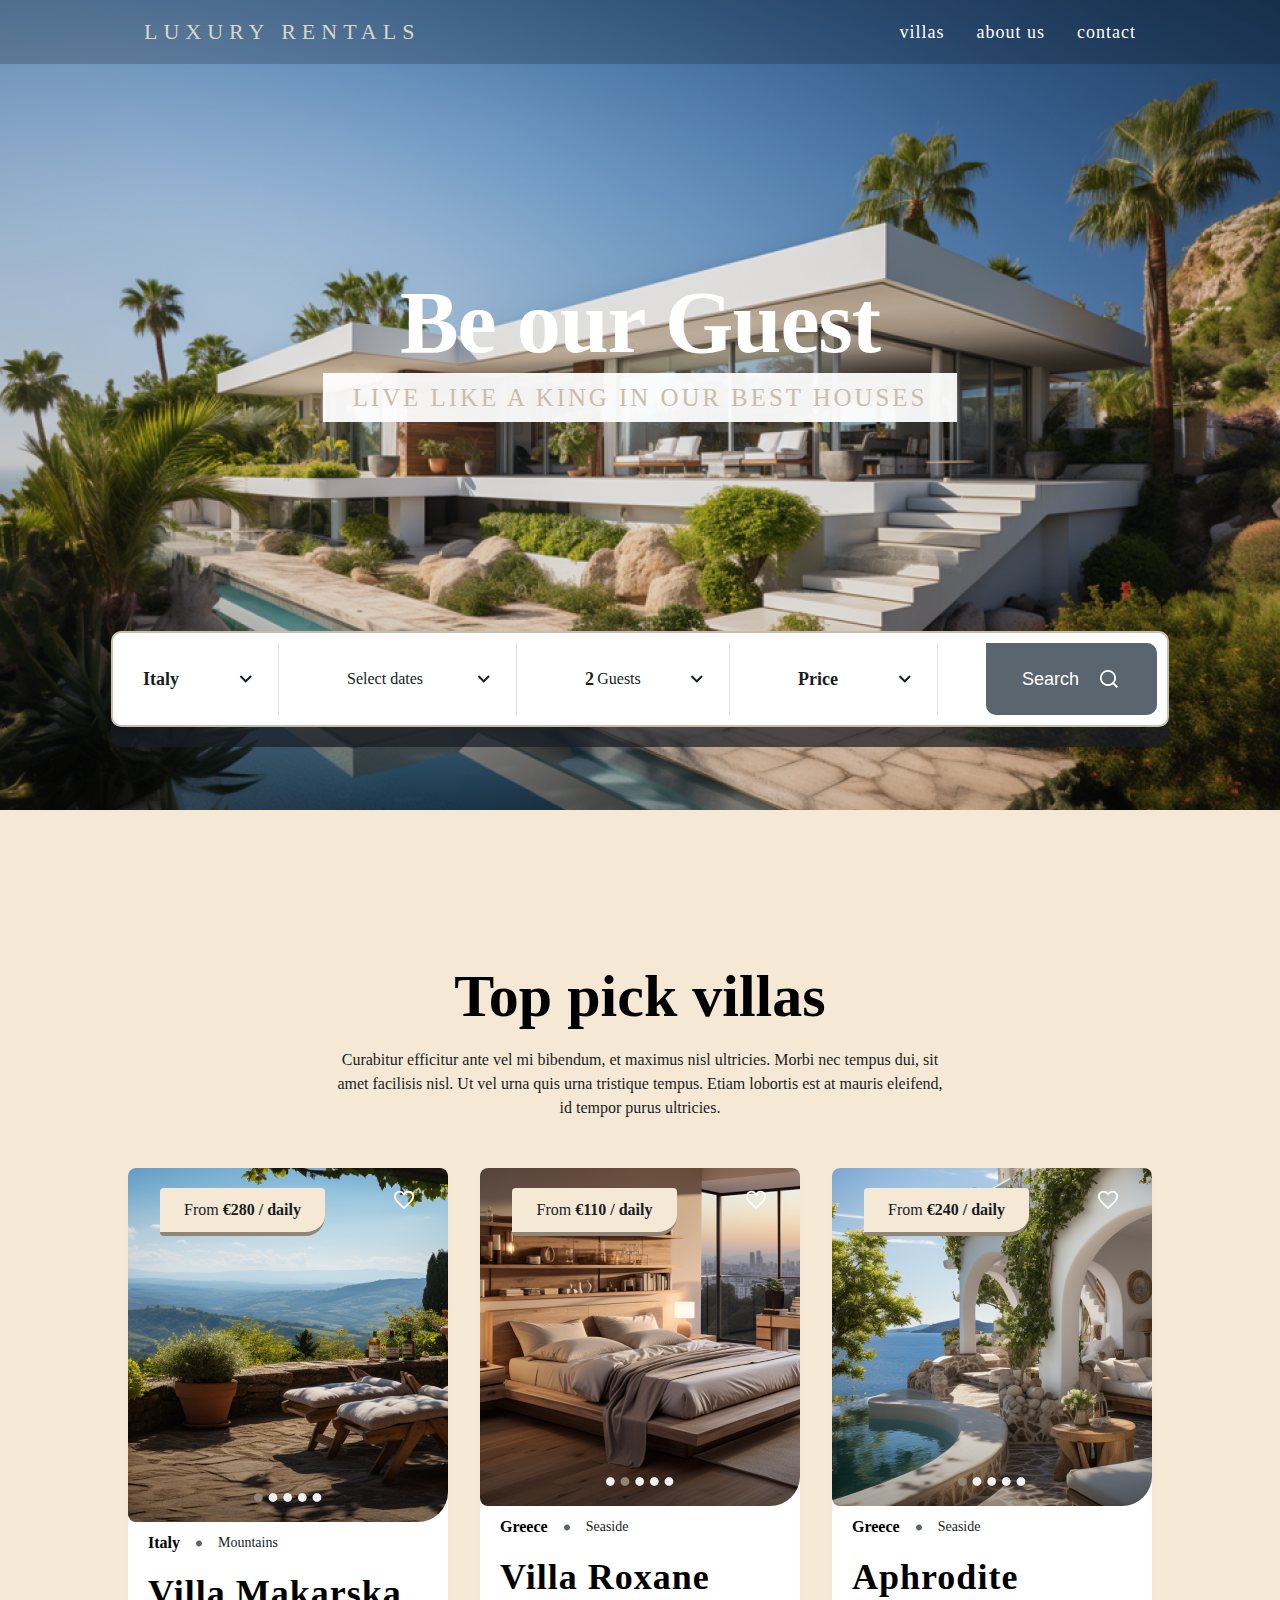
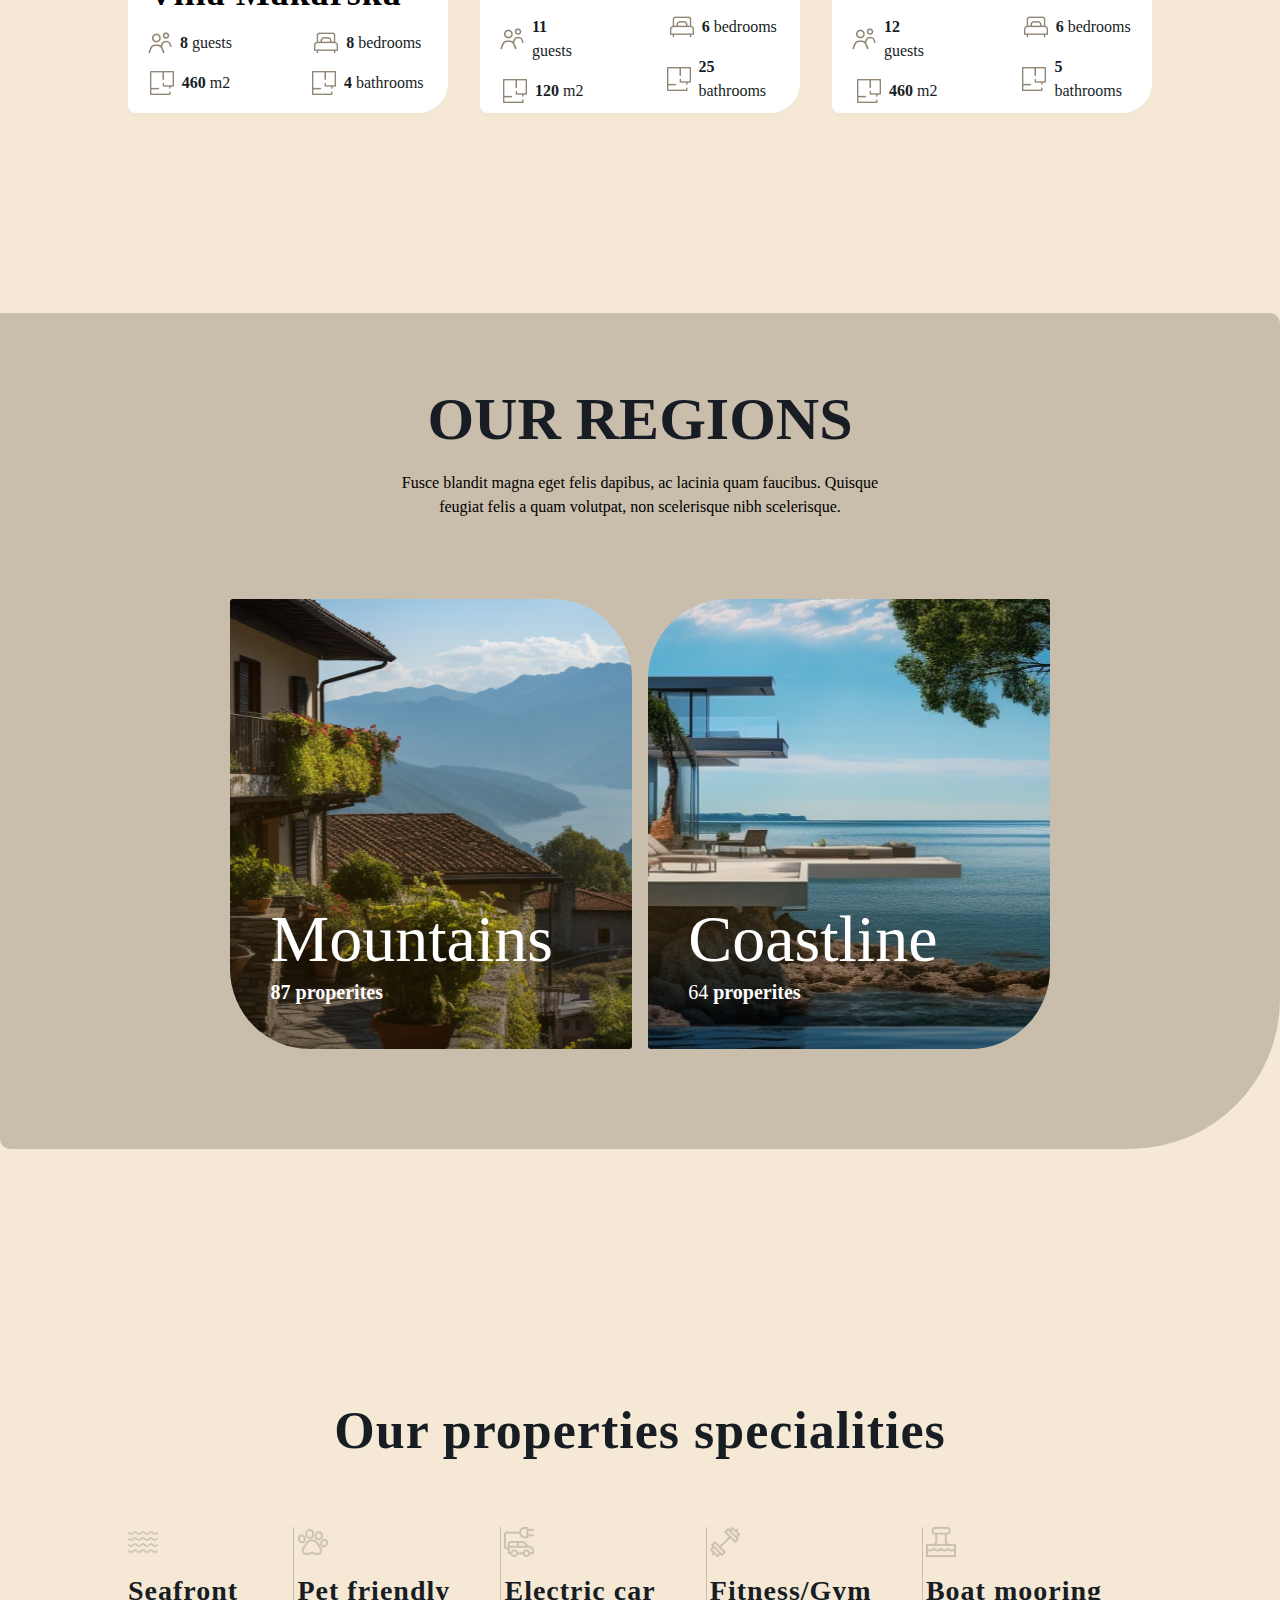
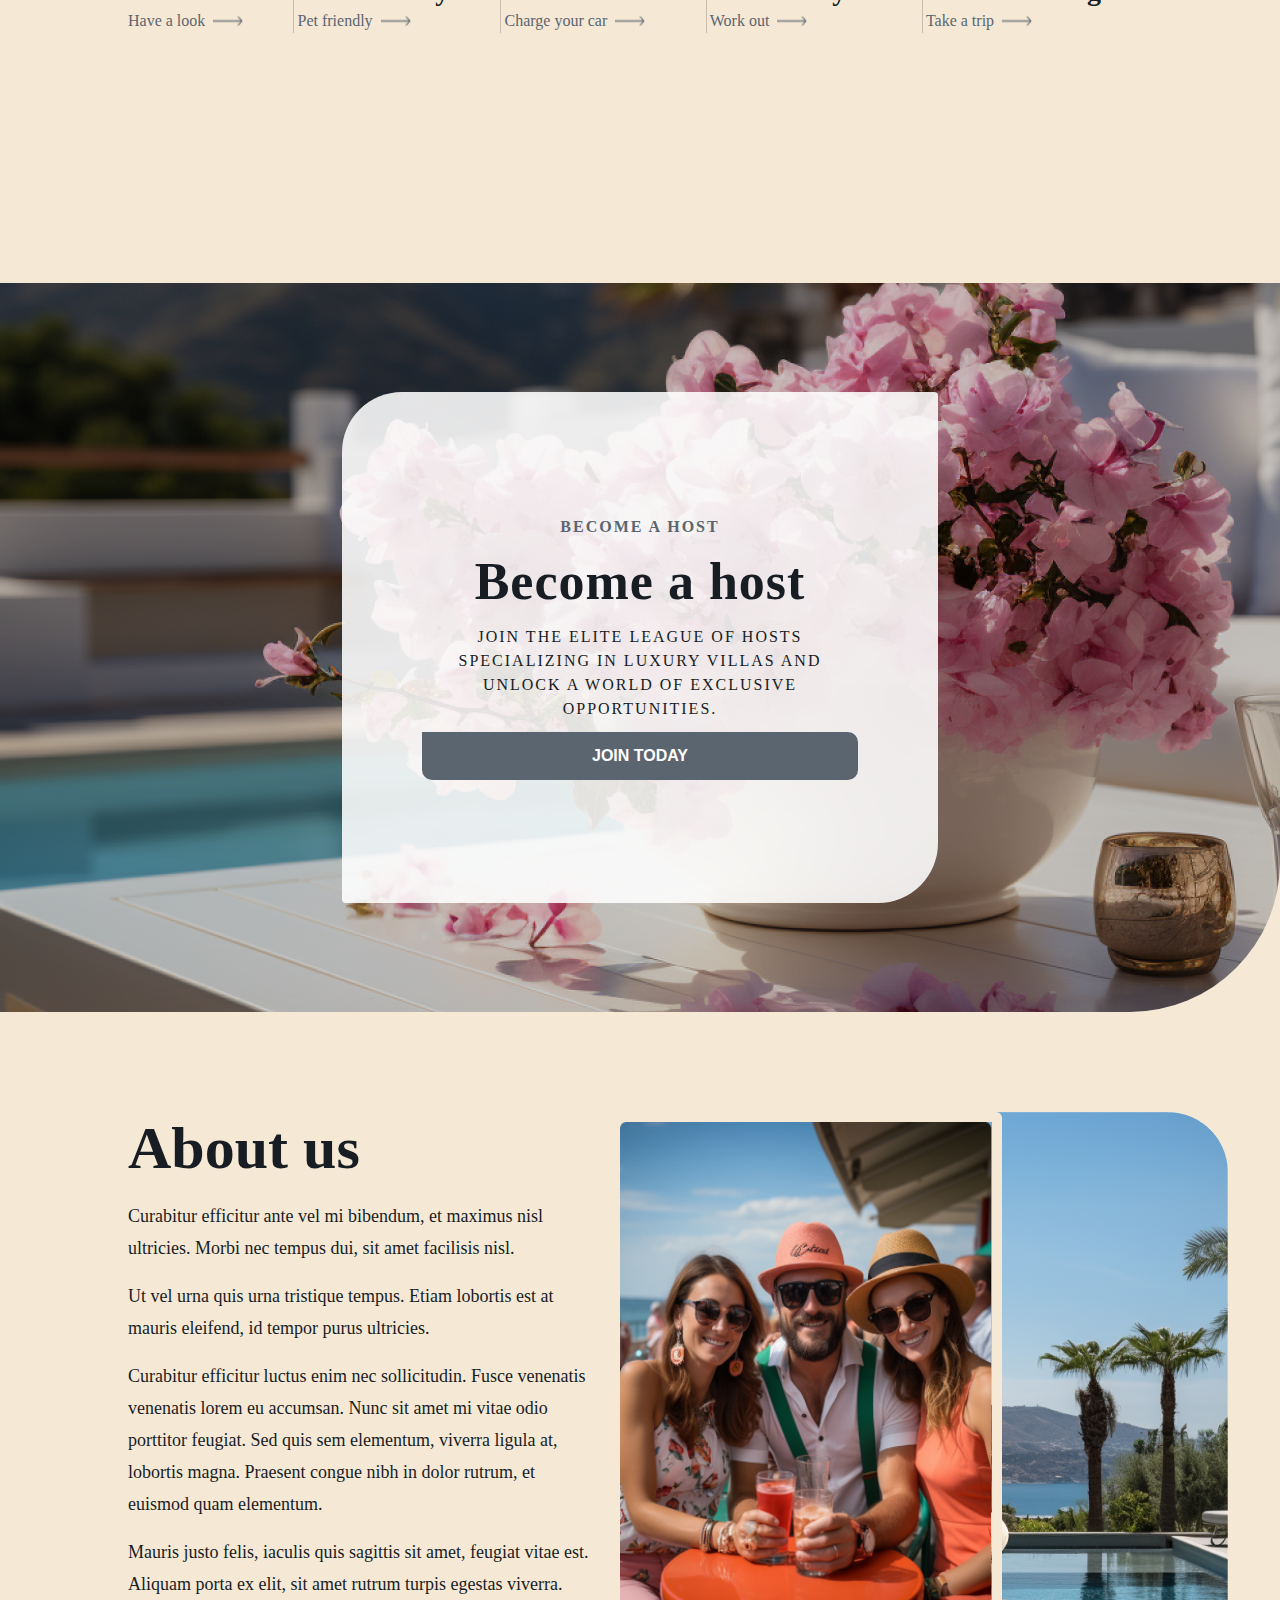
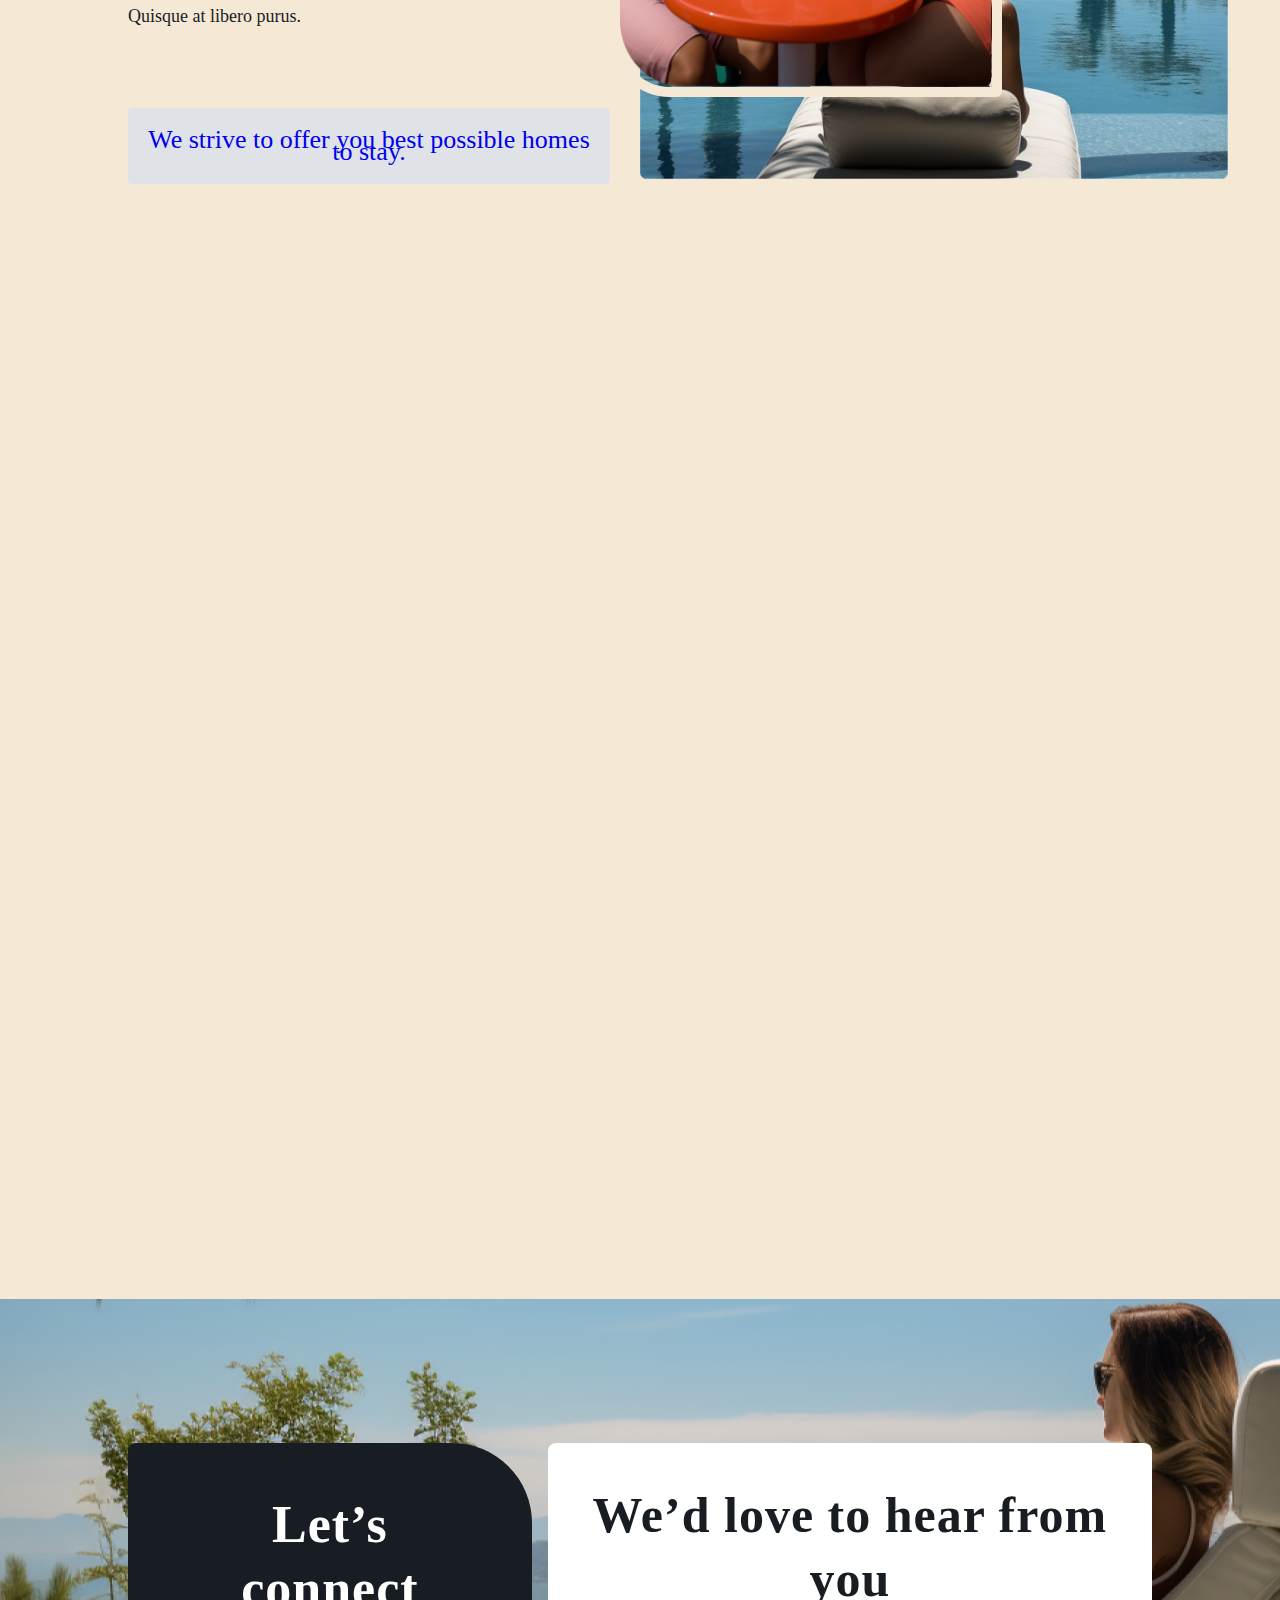
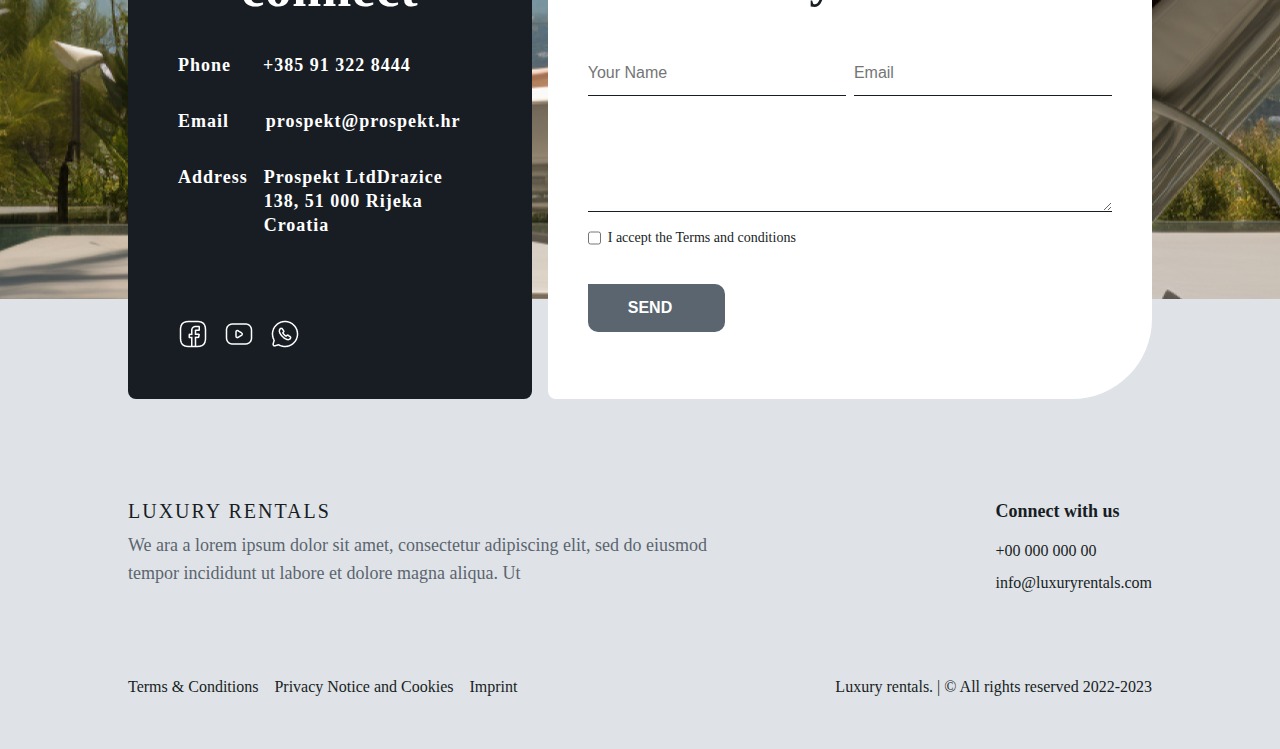
<file: index.html>
<!DOCTYPE html>
<html lang="en">
<head>
    <meta charset="UTF-8">
    <meta name="viewport" content="width=device-width, initial-scale=1.0">

    <!-- 
        css
    -->

    <link rel="stylesheet" href="style.css">

    <title>Luxury car rental</title>
</head>
<body>


    <!-- 
        header
    -->

    <header>


        <!-- 
            nav-cont
        -->

        <div class="nav-cont">
            
                <!-- 
                    nav
                -->

                <nav>

                    <div class="logo">
                        <h1>Luxury RENTALS</h1>
                    </div>

                    <ul class="nav-links">

                        <p class="cancel desktop-hide">x</p>

                        <li><a href="#">villas</a></li>
                        <li><a href="#">about us</a></li>
                        <li><a href="#">contact</a></li>

                    </ul>

                    <img src="./images/Icons.png" alt="" class="ham desktop-hide">

                </nav>

        </div>

        <!-- nav end -->

        
        <!-- 
            hero
        -->

        <div class="hero">

           <div class="text">

            <h1>Be our Guest</h1>
            <p class="sub">
                LIVE like a king in our best houses
            </p>

           </div>

        </div>

        <div class="options">

            <div class="text">
                <p class="bold">
                    Italy 
                    <img src="./images/dropdown.png" alt="">
                </p>
            </div>

            <div class="text">
                <p>
                    Select dates
                    <img src="./images/dropdown.png" alt="">
                </p>
            </div>

            <div class="text">
                <p class="diff">
                    <span class="bold">2</span> Guests
                    <img src="./images/dropdown.png" alt="">
                </p>
            </div>

            <div class="text">
                <p class="bold">
                    Price
                    <img src="./images/dropdown.png" alt="">
                </p>
            </div>

            <button>Search <img src="./images/SearchFilled.png" alt=""></button>

        </div>

    </header>

    <!-- header end -->


    <!-- 
        main
    -->

    <main>

        <!-- 
            top-pick cont
        -->

        <div class="pick-cont">

            <!-- 
            top pick
        -->

        <div class="top-pick">

            <div class="top">

                <h1>
                    Top pick villas
                </h1>
    
                <p>
                    Curabitur efficitur ante vel mi bibendum, et maximus nisl ultricies. Morbi nec 
                    tempus dui, sit amet facilisis nisl. Ut vel urna quis urna tristique tempus. Etiam lobortis est at mauris eleifend, id tempor purus ultricies.
                </p>

            </div>

            <div class="bottom">

                <div class="card card1">

                    <div class="head">

                        <div class="price">
                            <div class="price-txt">
                                <p>From <span>€280 / daily</span></p>
                            </div>

                            <img src="./images/FavoriteFilled.png" alt="">
                        </div>

                        <div class="pagination">
                            <img src="./images/Frame 1300192483.png" alt="">
                        </div>

                    </div>

                    <div class="body">

                        <div class="loc">
                            <h6>Italy</h6>

                            <div class="bull">
                                <img src="./images/Ellipse 1.png" alt="">
                                <p class="light">Mountains</p>
                            </div>
                        </div>

                        <h3>Villa Makarska</h3>

                        <div class="infos">

                            <div class="info1">
                                
                                <div class="info">
                                    <img src="./images/people.png" alt="">
                                    <p><span>8</span> guests</p>
                                </div>

                                <div class="info">
                                    <img src="./images/blueprint (1).png" alt="">
                                    <p><span>460</span> m2</p>
                                </div>

                            </div>

                            <div class="info1">
                                
                                <div class="info">
                                    <img src="./images/single-bed_952776 (1).png" alt="">
                                    <p><span>8</span> bedrooms</p>
                                </div>

                                <div class="info">
                                    <img src="./images/blueprint (1).png" alt="">
                                    <p><span>4</span> bathrooms</p>
                                </div>

                            </div>

                        </div>

                    </div>

                </div>

                <div class="card card2">

                    <div class="head">

                        <div class="price">
                            <div class="price-txt">
                                <p>From <span>€110 / daily</span></p>
                            </div>

                            <img src="./images/FavoriteFilled.png" alt="">
                        </div>

                        <div class="pagination">
                            <img src="./images/pagination2.png" alt="">
                        </div>

                    </div>

                    <div class="body">

                        <div class="loc">
                            <h6>Greece</h6>

                            <div class="bull">
                                <img src="./images/Ellipse 1.png" alt="">
                                <p class="light">Seaside</p>
                            </div>
                        </div>

                        <h3>Villa Roxane</h3>

                        <div class="infos">

                            <div class="info1">
                                
                                <div class="info">
                                    <img src="./images/people.png" alt="">
                                    <p><span>11</span> guests</p>
                                </div>

                                <div class="info">
                                    <img src="./images/blueprint (1).png" alt="">
                                    <p><span>120</span> m2</p>
                                </div>

                            </div>

                            <div class="info1">
                                
                                <div class="info">
                                    <img src="./images/single-bed_952776 (1).png" alt="">
                                    <p><span>6</span> bedrooms</p>
                                </div>

                                <div class="info">
                                    <img src="./images/blueprint (1).png" alt="">
                                    <p><span>25</span> bathrooms</p>
                                </div>

                            </div>

                        </div>

                    </div>

                </div>

                <div class="card card3">

                    <div class="head">

                        <div class="price">
                            <div class="price-txt">
                                <p>From <span>€240 / daily</span></p>
                            </div>

                            <img src="./images/FavoriteFilled.png" alt="">
                        </div>

                        <div class="pagination">
                            <img src="./images/pagination3.png" alt="">
                        </div>

                    </div>

                    <div class="body">

                        <div class="loc">
                            <h6>Greece</h6>

                            <div class="bull">
                                <img src="./images/Ellipse 1.png" alt="">
                                <p class="light">Seaside</p>
                            </div>
                        </div>

                        <h3>Aphrodite</h3>

                        <div class="infos">

                            <div class="info1">
                                
                                <div class="info">
                                    <img src="./images/people.png" alt="">
                                    <p><span>12</span> guests</p>
                                </div>

                                <div class="info">
                                    <img src="./images/blueprint (1).png" alt="">
                                    <p><span>460</span> m2</p>
                                </div>

                            </div>

                            <div class="info1">
                                
                                <div class="info">
                                    <img src="./images/single-bed_952776 (1).png" alt="">
                                    <p><span>6</span> bedrooms</p>
                                </div>

                                <div class="info">
                                    <img src="./images/blueprint (1).png" alt="">
                                    <p><span>5</span> bathrooms</p>
                                </div>

                            </div>

                        </div>

                    </div>

                </div>

            </div>

        </div>

        </div>


        <!-- 
            region cont
        -->

        <div class="region-cont">

            <!-- 
            regions
        -->

        <div class="region">

            <div class="top">
                <h3>OUR REGIONS</h3>
                <p>
                    Fusce blandit magna eget felis dapibus, ac lacinia quam faucibus. 
                    Quisque feugiat felis a quam volutpat, non scelerisque nibh scelerisque.
                </p>
            </div>

            <div class="bottom">

                <div class="left">

                    <div class="txt">

                        <h5>Mountains</h5>
                        <p><span style="font-weight: 700;">87</span> properites</p>

                    </div>

                </div>
                <div class="right">

                    <div class="txt">

                        <h5>Coastline</h5>
                         <p><span>64</span> properites</p>

                    </div>

                </div>

            </div>

        </div>

        </div>

        <!-- 
            spexialties
        -->

        <div class="specialties">

            <h1>Our properties specialities</h1>

            <div class="down">

                <div class="row">
                    
                    <img src="./images/water-waves.png" alt="">
                    <div class="text">
                        <p>Seafront</p>
                        <a href="#">Have a look<img src="./images/Arrow 1.png" alt=""></a>
                    </div>
                
                </div>

                <div class="row">
                    
                    <img src="./images/pawprint 1.png" alt="">
                    <div class="text">
                        <p>Pet friendly</p>
                        <a href="#">Pet friendly<img src="./images/Arrow 1.png" alt=""></a>
                    </div>
                
                </div>

                <div class="row">
                    
                    <img src="./images/car.png" alt="">
                    <div class="text">
                        <p>Electric car</p>
                        <a href="#">Charge your car<img src="./images/Arrow 1.png" alt=""></a>
                    </div>
                
                </div>

                <div class="row">
                    
                    <img src="./images/weight.png" alt="">
                    <div class="text">
                        <p>Fitness/Gym</p>
                    <a href="#">Work out<img src="./images/Arrow 1.png" alt=""></a>
                    </div>
                
                </div>

                <div class="row last">
                    
                    <img src="./images/parf.png" alt="">
                    <div class="text">
                        <p>Boat mooring</p>
                        <a href="#">Take a trip<img src="./images/Arrow 1.png" alt=""></a>
                    </div>
                
                </div>
                
            </div>

        </div>

        <!-- 
            host
        -->

        <div class="host">

            <div class="join">

                <p>Become a host</p>

                <h3>Become a host</h3>

                <p class="body">
                    Join the elite league of  hosts specializing in luxury villas 
                    and unlock a world of exclusive opportunities.
                </p>

                <button>
                    join today
                </button>

            </div>

        </div>

        <!-- 
            about
        -->

        <div class="about">

            <div class="left">
                <h3>About us</h3>

            <p>
                Curabitur efficitur ante vel mi bibendum, et maximus nisl ultricies. Morbi nec tempus dui, sit amet facilisis nisl. 
            </p>

            <p>
                Ut vel urna quis urna tristique tempus. Etiam lobortis est at mauris eleifend, id tempor purus ultricies.
            </p>

            <p>
                Curabitur efficitur luctus enim nec sollicitudin. Fusce venenatis venenatis lorem eu accumsan. Nunc sit amet mi vitae odio porttitor feugiat. Sed quis sem elementum, viverra ligula at, lobortis magna. Praesent congue nibh in dolor rutrum, et euismod quam elementum.
            </p>

            <p>
                Mauris justo felis, iaculis quis sagittis sit amet, feugiat vitae est. Aliquam porta ex elit, sit amet rutrum turpis egestas viverra. Quisque at libero purus.
            </p>

            <a href="#">
                We strive to offer you best possible homes to stay.  
            </a>

            </div>

            <div class="right">
                <img src="./images/geometric-facades-residential-building.png" alt="" class="img1">
                <img src="./images/low-angle-shot-facade-white-modern-building-blue-clear-sky.png" alt="" class="1mg2">
            </div>

        </div>

        <!-- 
            cta 
        -->

        <div class="cta-cont">

            <!-- 
                cta
            -->

            <div class="cta">

                <div class="left">

                    <h4>Let’s connect</h4>

                    <div class="fon">
                        <p>Phone</p>
                        <p>+385 91 322 8444</p>
                    </div>

                    <div class="mail">
                        <p>Email</p>
                        <p>prospekt@prospekt.hr</p>
                    </div>

                    <div class="ad">
                        <p>Address</p>
                        <p>Prospekt LtdDrazice 138, 51 000 Rijeka Croatia</p>
                    </div>

                    <div class="socials">
                        <img src="./images/face.png" alt="">
                        <img src="./images/you.png" alt="">
                        <img src="./images/what.png" alt="">
                    </div>

                </div>

                <div class="right">
                    <h3>We’d love to hear from you</h3>

                    <form action="#">
                        
                        <div class="from">
                            <input type="text" placeholder="Your Name" class="diff">
                            <input type="email" placeholder="Email" class="diff">
                        </div>

                        <textarea name="message" id="message" placeholder="Message">

                        </textarea>


                        <label for="terms" class="tem">
                            <input class="terms" type="checkbox" name="term" id="">
                            I accept the Terms and conditions
                        </label>

                        <button>send</button>

                    </form>
                </div>

            </div>

        </div>

    </main>    


    <!-- 
        footer cont
    -->

  <div class="footer-cont">

      <!-- 
        footer
    -->

    <footer>

        <div class="top">
 
         <div class="left">
             <div class="txt">
                 <h3>Luxury RENTALS</h3>
 
             <p>
                 We ara a lorem ipsum dolor sit amet, consectetur adipiscing elit, sed do 
                 eiusmod tempor incididunt ut labore et dolore magna aliqua. Ut 
             </p>
             </div>
         </div>
 
         <div class="right">
             <h3>Connect with us</h3>
 
             <div class="details">
                 <p>+00 000 000 00</p>
                 <p>info@luxuryrentals.com</p>
             </div>
         </div>
 
        </div>
 
        <div class="bottom">
             <div class="left">
                 <p>Terms & Conditions</p>
                 <p>Privacy Notice and Cookies</p>
                 <p>Imprint</p>
             </div>
 
             <div class="right">
                 <p>Luxury rentals. | © All rights reserved 2022-2023</p>
             </div>
        </div>
 
     </footer>
 


  </div>

    <!-- 
        js
    -->

    <script src="script.js"></script>

</body>
</html>
</file>
<file: style.css>
* {
    padding: 0;
    margin: 0;
    box-sizing: border-box;
}

body {
    width: 100%;
    background-color: #F5F3F1;
}

header {
    display: flex;
    flex-direction: column;
    justify-content: flex-start;
    align-items: center;
    width: 100%;
    background-image: url("./images/header.png");
    background-position: center;
    object-fit: cover;
    height: 90vh;
}

.nav-cont {
    background-color: #03030333;
    width: 100%;
    display: flex;
    justify-content: center;
    align-items: center;
    padding: 20px;
}

nav {
    width: 80%;
    display: flex;
    justify-content: space-between;
    align-items: center;
}

nav .logo h1 {
    text-transform: uppercase;
    color: #DAD6C4;
    font-size: 22px;
    font-weight: 500;
    line-height: 24px;
    letter-spacing: 6px;
    text-align: center;
}

nav ul {
    display: flex;
    justify-content: center;
    align-items: center;
    gap: 2em;
}

nav ul li {
    list-style: none;
}

nav ul li a {
    text-decoration: none;
    color: #FFFFFF;
    font-size: 18px;
    font-weight: 400;
    line-height: 24px;
    letter-spacing: 1px;
    text-align: center;
}

.hero {
    height: 70%;
    display: flex;
    flex-direction: column;
    justify-content: center;
    align-items: center;
}

.hero h1 {
    color: #FFFFFF;
    font-size: 88px;
    font-weight: 700;
    line-height: 100px;
    letter-spacing: -1px;
    text-align: center;
}

.hero .sub {
    font-size: 24.89px;
    font-weight: 500;
    line-height: 29.22px;
    letter-spacing: 0.12em;
    text-align: center;
    color: #C9BDAB;
    background-color: #FFFFFFF0;
    padding: 10px 30px;
    text-transform: uppercase;
}

.options {
    display: flex;
    background-color: #FFFFFF;
    gap: 3em;
    padding: 10px;
    border-radius: 10px;
    border: 2.5px solid #C9BDAB;
    box-shadow: 0px 20px 0px 0px #181D24B8;
}

.options .text {
    display: flex;
    justify-content: center;
    align-items: center;
    gap: 2em;
    border-right: 1px solid #DFE3E7;
}

.options .text p {
    display: flex;
    justify-content: center;
    align-items: center;
    gap: 3em;
    font-size: 16px;
    font-weight: 400;
    line-height: 24px;
    text-align: left;
    padding: 20px;
    color: #181D24;
}

.options .text .diff {
    gap: .2em;
    justify-content: center;
    align-items: center;
}

.options .text .diff img {
    padding-left: 40px;
}

.options .text .bold {
    color: #181D24;
    font-size: 18px;
    font-weight: 700;
    line-height: 24px;
    text-align: left;
}

.options button {
    font-size: 18px;
    width: 171px;
    height: 72px;
    padding: 15px 16px;
    gap: 8px;
    border-radius: 0px 10px 10px 10px;
    opacity: 0px;
    background-color: #5B656F;
    border: none;
    color: #FFFFFF;
    display: flex;
    justify-content: center;
    align-items: center;
    gap: 1em;
}

main {
    display: flex;
    flex-direction: column;
    justify-content: center;
    align-items: center;
    width: 100%;
    background-color: #F5E9D6;
}

.pick-cont {
    margin-top: 150px;
    display: flex;
    flex-direction: column;
    justify-content: center;
    align-items: center;
    width: 100%;
}

.top-pick {
    display: flex;
    flex-direction: column;
    justify-content: center;
    align-items: center;
    gap: 3em;
    width: 80%;
    margin-bottom: 100px;
}

.top-pick .top {
    display: flex;
    flex-direction: column;
    justify-content: center;
    align-items: center;
    gap: 1em;
    width: 100%;
}

.price-txt p {
    color: #181D24;
}

.price-txt p span {
    font-size: 16px;
    font-weight: 700;
    line-height: 24px;
    text-align: left;
}

.top-pick .top h1 {
    font-size: 60px;
    font-weight: 700;
    line-height: 72px;
    text-align: center;
}

.top-pick .top p {
    width: 60%;
    font-size: 16px;
    font-weight: 500;
    line-height: 24px;
    text-align: center;
    color: #181D24;
}

.top-pick .bottom {
    width: 100%;
    display: flex;
    justify-content: center;
    align-items: center;
    gap: 2em;
}

.top-pick .card {
    background-color: #FFFFFF;
    display: flex;
    flex-direction: column;
    width: 432px;
    height: 545px;
    gap: 0px;
    border-radius: 8px 8px 30px 8px;
    opacity: 0px;
    box-shadow: 0px 4.39px 8.31px 0px #00000004;
}

.top-pick .card .head {
    height: 65%;
    background-image: url("./images/card1.png");
    border-radius: 8px 8px 30px 8px;
    padding: 20px 0;
    display: flex;
    flex-direction: column;
    align-items: center;
}

.top-pick .card .head .price {
    display: flex;
    width: 80%;
    justify-content: space-between;
    align-items: flex-start;
}

.top-pick .card .head .price .price-txt {
    width: 165px;
    height: 48px;
    padding: 12 0 0 0;
    gap: 10px;
    border-radius: 4px 4px 20px 4px;
    color: #FFFFFF;
    background-color: #F5E9D6;
    border-bottom: 4px solid #918675;
    display: flex;
    justify-content: center;
    align-items: center;
}

.price-txt p {
    font-size: 16px;
    font-weight: 500;
    line-height: 24px;
    text-align: left;
}

.price-txt span {
    font-size: 16px;
    font-weight: 700;
    line-height: 24px;
    text-align: left;
}

.top-pick .card .head .pagination {
    width: 80%;
    display: flex;
    justify-content: center;
    align-items: flex-end;
    height: 100%;
}

.top-pick .body {
    padding: 10px 20px;
    display: flex;
    flex-direction: column;
    align-items: flex-start;
    justify-content: center;
    gap: 1em;
}

.body .loc {
    display: flex;
    justify-content: center;
    align-items: center;
    gap: 1em;
}

.body .loc .bull {
    display: flex;
    justify-content: center;
    align-items: center;
    gap: 1em;
}

.loc h6 {
    font-size: 16px;
    font-weight: 700;
    line-height: 22.84px;
    text-align: left;
}

.loc .bull p {
    color: #181D24;
    font-size: 14px;
    font-weight: 400;
    line-height: 22.84px;
    text-align: left;
}

.body h3 {
    font-size: 36px;
    font-weight: 700;
    line-height: 44px;
    letter-spacing: 1px;
    text-align: left;
}

.infos {
    display: flex;
    justify-content: flex-start;
    align-items: center;
    gap: 5em;
    width: 100%;
}

.infos .info1 {
    display: flex;
    flex-direction: column;
    gap: 1em;
}

.info1 .info {
    display: flex;
    gap: .5em;
    justify-content: center;
    align-items: center;
}

.info p {
    color: #181D24;
    font-size: 16px;
    font-weight: 500;
    line-height: 24px;
    text-align: left;
}

.info p span {
    font-size: 16px;
    font-weight: 700;
    line-height: 24px;
    text-align: left;
}

.top-pick .card2 .head {
    background-image: url("./images/carrd2.png");
}

.top-pick .card3 .head {
    background-image: url("./images/card3.png");
}

.region-cont {
    width: 100%;
    display: flex;
    justify-content: center;
    align-items: center;
    margin-top: 100px;
    background-color: #C9BDAB;
    padding: 70px 0;
    border-radius: 0 10px 150px 10px;
}

.region {
    width: 80%;
    display: flex;
    flex-direction: column;
    justify-content: center;
    align-items: center;
    gap: 5em;
}

.region .top {
    width: 100%;
    display: flex;
    flex-direction: column;
    gap: 1em;
    justify-content: center;
    align-items: center;
}

.region .top h3 {
    text-transform: uppercase;
    font-size: 60px;
    font-weight: 700;
    line-height: 72px;
    text-align: center;
    color: #181D24;
}

.region .top p {
    font-size: 16px;
    font-weight: 500;
    line-height: 24px;
    text-align: center;
    width: 50%;
}

.region .bottom {
    display: flex;
    justify-content: center;
    align-items: center;
    width: 80%;
    gap: 1em;
    margin-bottom: 30px;
}

.region .bottom .left {
    background-image: url("./images/right-img.png");
    width: 50%;
    height: 450px;
    gap: 0;
    border-radius: 3px 80px 3px 80px;
    object-fit: cover;
    background-position: center;
    display: flex;
    justify-content: center;
    align-items: center;
}

.region .left .txt {
    width: 80%;
    height: 80%;
    display: flex;
    flex-direction: column;
    justify-content: flex-end;
    align-items: flex-start;
}

.region .left .txt h5 {
    font-size: 66px;
    font-weight: 400;
    line-height: 84px;
    text-align: left;
    color: #FFFFFF;
}

.region .left .txt p {
    font-size: 20px;
    font-weight: 700;
    line-height: 22.84px;
    text-align: left;    
    color: #FFFFFF;
}


.region .left .txt span {
    font-size: 20px;
    font-weight: 400;
    line-height: 22.84px;
    text-align: left;
}

.region .bottom .right {
    background-image: url("./images/left-img.png");
    width: 50%;
    height: 450px;
    gap: 0;
    border-radius: 80px 3px 80px 3px;
    object-fit: cover;
    background-position: center;
    display: flex;
    justify-content: center;
    align-items: center;
}

.region .right .txt {
    width: 80%;
    height: 80%;
    display: flex;
    flex-direction: column;
    justify-content: flex-end;
    align-items: flex-start;
}

.region .right .txt h5 {
    font-size: 66px;
    font-weight: 400;
    line-height: 84px;
    text-align: left;
    color: #FFFFFF;
}

.region .right .txt p {
    font-size: 20px;
    font-weight: 700;
    line-height: 22.84px;
    text-align: left;    
    color: #FFFFFF;
}


.region .right .txt span {
    font-size: 20px;
    font-weight: 400;
    line-height: 22.84px;
    text-align: left;
}

.specialties {
    margin-top: 250px;
    width: 80%;
    display: flex;
    flex-direction: column;
    justify-content: center;
    align-items: center;
    gap: 4em;
}

.specialties h1 {
    width: 100%;
    text-align: center;
    font-size: 52px;
    font-weight: 700;
    line-height: 64px;
    letter-spacing: 1px;
    text-align: center;
    color: #181D24;
}

.specialties .down {
    display: flex;
    justify-content: space-between;
    width: 100%;
}

.specialties .row {
    display: flex;
    flex-direction: column;
    border-right: 1px solid #C9BDAB;
    padding-right: 50px;
    align-items: flex-start;
    justify-content: center;
    gap: 1em;
}

.specialties .row  p {
    font-size: 28px;
    font-weight: 700;
    line-height: 36px;
    letter-spacing: 1px;
    text-align: left;
    color: #181D24;
}

.specialties .row a {
    font-size: 16px;
    font-weight: 500;
    line-height: 24px;
    text-align: left;
    display: flex;
    align-items: center;
    gap: .5em;
    color: #5B656F;
    text-decoration: none;
}

.specialties .row a img {
    height: 10px;
}

.specialties .row img {
    height: 30px;
    width: 30px;
}

.specialties .down .last {
    border: none;
}

.host {
    width: 100%;
    background-image: url("./images/mosque-pictures-moroccan-wall-pattern.png");
    border-radius: 0 0 150px 0;
    margin-top: 250px;
    height: 729px;
    display: flex;
    justify-content: center;
    align-items: center;
}

.host .join {
    height: 70%;
    background-color: #FFFFFFE0;
    width: 596px;
    border-radius: 60px 4px;
    display: flex;
    flex-direction: column;
    justify-content: center;
    align-items: center;
    gap: .7em;
    padding: 80px;
}

.join P {
    text-transform: uppercase;
    font-size: 16px;
    font-weight: 700;
    line-height: 24px;
    letter-spacing: 2px;
    text-align: left;
    color: #5B656F;
}

.join h3 {
    font-size: 52px;
    font-weight: 700;
    line-height: 64px;
    letter-spacing: 1px;
    text-align: left;
    color: #181D24;
}

.join .body {
    font-size: 16px;
    font-weight: 500;
    line-height: 24px;
    text-align: center;
    color: #181D24;
    width: 100%;
}

.join button {
    font-size: 16px;
    font-weight: 600;
    line-height: 24px;
    text-align: left;
    background-color: #5B656F;
    border-radius: 0 10px 10px 10px;
    padding: 12px 0;
    width: 100%;
    border: none;
    text-align: center;
    color: #FFFFFF;
    text-transform: uppercase;
}

.about {
    width: 80%;
    margin-top: 100px;
    display: flex;
    justify-content: space-between;
    height: 1787px;
}

.about .left {
    width: 50%;
    height: 100%;
    display: flex;
    flex-direction: column;
    gap: 1em;
}

.about .left h3 {
    font-size: 60px;
    font-weight: 700;
    line-height: 72px;
    text-align: left;
    color: #181D24;
}

.about .left p {
    width: 90%;
    font-size: 18px;
    font-weight: 500;
    line-height: 32px;
    text-align: left;
    color: #181D24;
}

.about .left span {
    font-size: 18px;
    font-weight: 700;
    line-height: 32px;
    text-align: left;
    color: #181D24;
}

.about .left a {
    font-size: 26px;
    font-weight: 400;
    line-height: 12px;
    text-align: center;
    background-color: #DFE3E7;
    padding: 26px 16px 26px 16px;
    border-radius: 4px;
    text-decoration: none;
    display: flex;
    align-self: flex-end;
    margin-top: 60px;
    margin-right: 30px;
}

.about .right {
    width: 50%;
    height: 100%;
}

.about .right .img1 {
    position: absolute;
    width: 392px;
    height: 65%;
    display: flex;
    justify-self: flex-start;
    align-self: flex-start;
    left: 610px;
    gap: 0;
    border-radius: 6px 6px 6px 60px;
    border: 10px solid #F5E9D6;
}

.about .right .img2 {
    position: relative;
    top: 120px;
    gap: 0;
    border-radius: 6px 60px 6px 6px;
    border: 1px solid;
    height: 70%;
    width: 70%;
    display: flex;
    align-self: flex-end;
    justify-self: flex-end;
    margin-top: 30px;
}

.cta-cont {
    width: 100%;
    background-image: url("./images/cta.png");
    height: auto;
    object-fit: contain;
    background-position: center;
    height: 600px;
    display: flex;
    justify-content: center;
    align-items: center;
    position: relative;
}

.cta {
    position: absolute;
    bottom: -100px;
    background: transparent;
    width: 80%;
    display: flex;
    gap: 1em;
}

.cta .left {
    background-color: #181D24;
    border-radius: 8px 80px 8px 8px;
    padding: 50px;
    display: flex;
    flex-direction: column;
    justify-content: flex-start;
    align-items: flex-start;
    gap: 2em;
    width: 40%;
}

.cta .left h4 {
    font-size: 52px;
    font-weight: 700;
    line-height: 64px;
    letter-spacing: 1px;
    text-align: center;
    color: #FFFFFF;
    display: flex;
    justify-content: flex-start;
}

.cta .fon {
    display: flex;
    gap: 2em;
}

.cta .mail {
    display: flex;
    gap: 2.3em;
}

.cta .ad {
    display: flex;
    gap: 1em;
}

.cta .socials {
    display: flex;
    gap: 1em;
    justify-content: flex-start;
    align-items: flex-end;
    margin-top: 50px;
}

.cta .left p {
    font-size: 18px;
    font-weight: 700;
    line-height: 24px;
    letter-spacing: 1px;
    text-align: left;
    color: #FFFFFF;
}

.cta .right {
    background-color: #FFFFFF;
    border-radius: 8px 8px 80px 8px;
    padding: 40px;
    width: 60%;
}

.cta .right h3 {
    font-size: 50px;
    font-weight: 700;
    line-height: 64px;
    letter-spacing: 1px;
    text-align: center;
    color: #181D24;
}

.cta form {
    display: flex;
    flex-direction: column;
    gap: 1em;
    margin-top: 50px;
}

.from {
    display: flex;
    justify-content: space-between;
    align-items: center;
    gap: 0.5em;
}

.cta form .diff {
    border: none;
    color: #5B656F;
    font-size: 16px;
    font-weight: 500;
    line-height: 24px;
    text-align: left;
    width: 50%;
    border-bottom: 1px solid #181D24;
    padding-left: 0;
    padding-bottom: 10px;
}

form label {
    display: flex;
}

textarea {
    border: none;
    color: #181D24;
    font-size: 16px;
    font-weight: 500;
    line-height: 24px;
    text-align: left;
    width: 100%;
    border-bottom: 1px solid #181D24;
    padding: 0 0 10px 0;
    height: 100px;
}

textarea:focus {
    outline: none;
}

.cta form textarea::placeholder {
    color: black;
    font-size: 16px;
    font-weight: 500;
    line-height: 24px;
    text-align: left;
}

.tem {
    display: flex;
    justify-content: flex-start;
    gap: 0.5em;
    width: 100%;
    font-size: 14px;
    font-weight: 400;
    line-height: 20px;
    text-align: left;
}

.terms {
    border: none;
    color: #5B656F;
    font-weight: 500;
    border-bottom: 1px solid #181D24;
    padding-left: 0;
    padding-bottom: 0;
}

.cta form button {
    text-transform: uppercase;
    display: flex;
    justify-self: center;
    align-items: center;
    background-color: #5B656F;
    color: #FFFFFF;
    font-size: 16px;
    font-weight: 600;
    line-height: 24px;
    text-align: left;
    border-radius: 0 10px 10px 10px;
    padding: 12px 40px;
    width: 137px;
    height: 48px;
    border: none;
    text-align: center;
    margin-top: 20px;
}

.footer-cont {
    background-color: #DFE3E7;
    width: 100%;
    display: flex;
    justify-content: center;
    align-items: center;
    padding-bottom: 50px;
}

footer {
    width: 80%;
    display: flex;
    flex-direction: column;
    align-items: flex-start;
    margin-top: 200px;
    gap: 5em;
}

footer .top {
    display: flex;
    justify-content: space-between;
    width: 100%;
}

footer .txt  {
    display: flex;
    flex-direction: column;
    gap: .5em;
}

footer .txt p {
    width: 615px;
    font-size: 18px;
    font-weight: 400;
    line-height: 28px;
    text-align: left;
    color: #5B656F;
}

footer .txt h3 {
    text-transform: uppercase;
    font-size: 20px;
    font-weight: 500;
    line-height: 24px;
    letter-spacing: 2px;
    text-align: left;
    color: #181D24;
}


footer .right {
    display: flex;
    flex-direction: column;
    gap: 1em;
}

footer .right h3 {
    color: #181D24;
    font-size: 18px;
    font-weight: 700;
    line-height: 24px;
    text-align: left;
}

footer .details {
    display: flex;
    flex-direction: column;
    gap: .5em;
    justify-content: flex-start;
    align-items: flex-start;
}

footer .details p {
    font-size: 16px;
    font-weight: 500;
    line-height: 24px;
    text-align: left;
    color: #181D24;
}

footer .bottom {
    display: flex;
    justify-content: space-between;
    align-items: center;
    width: 100%;
}

footer .bottom .left {
    display: flex;
    gap: 1em;
}

.left p {
    font-size: 16px;
    font-weight: 400;
    line-height: 24px;
    text-align: left;
    color: #181D24;
}

.right {
    font-size: 16px;
    font-weight: 400;
    line-height: 24px;
    text-align: left;
    color: #181D24;
}

.desktop-hide {
    visibility: hidden;
    display: none;
}


@media (max-width: 420px) {
    body {
        overflow-x: hidden;
    }

    .desktop-hide {
        display: block;
        visibility: visible;
    }

    header {
        background-image: url("./images/header-mobile.png");
        border-radius: 0 0 80px 0;
        margin-bottom: 0;
        background-repeat: no-repeat;
        background-position: center;
        object-fit: cover;
    }

    nav img {
        height: 24px;
        width: 24px;
        height: 100%;
        display: flex;
        justify-content: center;
        align-items: center;
    }

    nav {
        width: 90%;
        display: flex;
        justify-content: space-between;
        align-items: center;
        position: relative;
    }

    nav ul {
        display: none;
    }

    nav .logo {
        display: flex;
        justify-content: center;
        align-items: center;
        height: 100%;
    }

    nav .logo h1 {
        font-size: 16.85px;
        font-weight: 500;
        line-height: 18.38px;
        letter-spacing: 4px;
        text-align: center;
    }

    nav ul.active {
        position: absolute;
        top: 50px;
        visibility: visible;
        display: flex;
        flex-direction: column;
        width: 100%;
        height: 60vh;
        background-color: #F5E9D6;
    }

    nav ul.active li a {
        color: #181D24;
        font-family: Raleway;
        font-size: 30px;
        font-weight: 700;
        line-height: 24px;
        text-align: left;
    }

    nav ul.active .cancel {
        display: flex;
        justify-content: flex-end;
        padding: 10px;
        border: 1px solid #181D24;
        color: #181D24;
        border-radius: 50%;
    }

    nav ul.active li a:hover {
        text-decoration: underline;
    }

    .hero {
        display: flex;
        flex-direction: column;
        justify-content: flex-end;
        align-items: center;
    }

    .hero h1 {
        font-size: 44px;
        font-weight: 700;
        line-height: 52px;
        letter-spacing: -1px;
        text-align: center;
    }

    .options {
        display: none;
        visibility: none;
    }

    .hero .sub {
        font-size: 14px;
        font-weight: 500;
        line-height: 16.44px;
        letter-spacing: 0.1em;
        text-align: center;
        color: #C9BDAB;
        padding: 0 5px;
        width: 100%;
        height: 30px;
        display: flex;
        justify-content: center;
        align-items: center;
    }

    main {
        margin-top: 0;
    }

    .top-pick {
        width: 90%;
        display: flex;
        flex-direction: column;
        justify-content: center;
        align-items: center;
    }

    .top-pick .top h1 {
        font-size: 44px;
        font-weight: 700;
        line-height: 52px;
        letter-spacing: 1px;
        text-align: center;
        width: 100%;
        text-align: center;
    }

    .top-pick .top p {
        font-size: 16px;
        font-weight: 500;
        line-height: 24px;
        text-align: left;
        width: 100%;
        text-align: center;
    }

    .top-pick .bottom {
        overflow-x: scroll;
        width: 100%;
        gap: 1.5em;
    }

    .pick-cont .top-pick .card {
        display: flex;
        flex-direction: column;
        width: 800px !important;
    }

    .top-pick .card1 {
        margin-left: 400px;
    }

    .top-pick .card3 {
        margin-right: 30px;
    }

    .top-pick .card .head {
        object-fit: cover;
        background-position: center;
        height: 50%;
    }

    .top-pick .card .head .price {
        width: 90%;
    }

    .top-pick .card .head .price .price-txt {
        width: 139px;
    }

    .price-txt p {
        font-size: 14px;
        font-weight: 500;
        line-height: 16px;
        text-align: left;
    }

    .body h3 {
        font-size: 28px;
        font-weight: 700;
        line-height: 36px;
        letter-spacing: 1px;
        text-align: left;
    }

    .infos {
        display: flex;
        justify-content: flex-start;
        align-items: center;
        gap: 1em;
        width: 100%;
    }

    .info p {
        font-size: 12px;
        font-weight: 700;
        line-height: 16px;
        text-align: left;
    }

    .region-cont {
        width: 100%;
        display: flex;
        flex-direction: column;
        border-radius: 0 10px 60px 10px;
    }

    .region {
        width: 90%;
        display: flex;
        flex-direction: column;
    }

    .region .top h3 {
        font-size: 44px;
        font-weight: 700;
        line-height: 52px;
        letter-spacing: 1px;
        text-align: center;
        width: 100%;
    }

    .region .top p {
        font-size: 16px;
        font-weight: 400;
        line-height: 24px;
        text-align: center;
        width: 100%;
    }

    .region .bottom {
        display: flex;
        flex-direction: column;
        width: 100%;
    }

    .region .bottom .left {
        width: 100%;
        height: 450px;
        gap: 0;
        border-radius: 3px 80px 3px 80px;
        object-fit: cover;
        background-position: center;
        display: flex;
        justify-content: center;
        align-items: center;
    }

    .region .bottom .right {
        width: 100%;
        gap: 0;
        border-radius: 80px 3px 80px 3px;
        object-fit: cover;
        background-position: center;
        display: flex;
        justify-content: center;
        align-items: center;
    }
    .specialties {
        width: 90%;
        display: flex;
        flex-direction: column;
        justify-content: center;
        align-items: center;
        gap: 5em;
    }

    .specialties h1 {
        font-size: 36px;
        font-weight: 700;
        line-height: 44px;
        letter-spacing: 1px;
        text-align: center;
        width: 100%;
    }

    .specialties .down  {
        display: flex;
        flex-direction: column;
        justify-content: center;
        align-items: center;
        width: 100%;
    }

    .specialties .row {
        display: flex;
        flex-direction: row;
        gap: 1em;
        border-right: 0;
        border-bottom: 1px solid #C9BDAB;
        padding: 30px 0;
        align-items: flex-start;
        justify-content: center;
    }


    .specialties .row .text {
        display: flex;
        flex-direction: column;
        justify-content: flex-start;
        align-items: flex-start;
    }

    .specialties .row .text  p {
        font-size: 20px;
        font-weight: 700;
        line-height: 24px;
        letter-spacing: 1px;
        text-align: left;
    }

    .specialties .row a {
        font-size: 16px;
        font-weight: 500;
        line-height: 24px;
        text-align: left;
    }

    .host {
        width: 100%;
        border-radius: 0 0 80px 0;
        background-image: url("./images/mosque-pictures-moroccan-wall-pattern\ mobile.png");
        object-fit: cover;
        background-position: center;
        background-repeat: no-repeat;
        display: flex;
        justify-content: center;
        align-items: center;
        width: 100%;
    }

    .host .join {
        width: 90%;
        border-radius: 60px 4px;
        display: flex;
        flex-direction: column;
        justify-content: center;
        align-items: center;
        gap: .7em;
    }

    .join p {
        font-size: 14px;
        font-weight: 700;
        line-height: 20px;
        letter-spacing: 2px;
        text-align: center;
        text-transform: uppercase;
    }

    .join h3 {
        font-size: 36px;
        font-weight: 700;
        line-height: 44px;
        letter-spacing: 1px;
        text-align: center;
    }

    .join .body {
        font-size: 16px;
        font-weight: 400;
        line-height: 24px;
        text-align: center;
        width: 100%;
    }

    .join button {
        font-size: 16px;
        font-weight: 600;
        line-height: 24px;
        text-align: left;
        text-transform: uppercase;
        background-color: #5B656F;
        color: #FFFFFF;
        padding: 12px 20px 12px 20px;
        border-radius: 0 10px 10px 10px;
    }

    .about {
        display: flex;
        flex-direction: column-reverse;
        width: 90%;
        justify-content: center;
        align-items: center;
        gap: 3em;
    }

    .about .left {
        width: 100%;
        height: 50%;
        display: flex;
        flex-direction: column;
        gap: 1em;
    }

    .about .left h3 {
        font-size: 40px;
        font-weight: 700;
        line-height: 72px;
        text-align: left;
        color: #181D24;
    }
    
    .about .left p {
        width: 90%;
        font-size: 14px;
        font-weight: 500;
        line-height: 25px;
        text-align: left;
        color: #181D24;
    }

    .about .left span {
        font-size: 14px;
        font-weight: 700;
        line-height: 25px;
        text-align: left;
        color: #181D24;
    }
    
    .about .left a {
        font-size: 14px;
        font-weight: 400;
        line-height: 12px;
        text-align: center;
        background-color: #DFE3E7;
        padding: 26px 16px 26px 16px;
        border-radius: 4px;
        text-decoration: none;
        display: flex;
        align-self: flex-end;
        margin-top: 40px;
        margin-right: 30px;
    }

    .about .right {
        width: 100%;
        height: 50%;
    }

    .about .right .img1 {
        position: absolute;
        width: 40%;
        height: 65%;
        top: -30px;
        display: flex;
        justify-content: flex-start;
        align-items: flex-start;
    }

    .about .right .img2  {
        position: relative;
        top: 20px;
    }

    .cta-cont {
        width: 100%;
        object-fit: cover;
        background-position: center;
        position: relative;
        height: 500px;
    }

    .cta {
        position: absolute;
        display: flex;
        flex-direction: column;
        top: 130px;
        gap: 1em;
        width: 90%;
    }

    .cta .left {
        background-color: #181D24;
        border-radius: 8px 80px 8px 8px;
        padding: 25px;
        display: flex;
        flex-direction: column;
        justify-content: flex-start;
        align-items: flex-start;
        gap: 2em;
        width: 100%;
    }

    .cta .left h4 {
        font-size: 36px;
        font-weight: 700;
        line-height: 44px;
        letter-spacing: 1px;
        text-align: center;
    }

    .cta .left p {
        font-size: 16px;
        font-weight: 500;
        line-height: 24px;
        text-align: left;
    }

    .cta .right {
        width: 100%;
        border-radius: 8px 8px 80px 8px;
        padding: 40px;
    }

    .cta .right h3 {
        font-size: 36px;
        font-weight: 700;
        line-height: 44px;
        letter-spacing: 1px;
        text-align: center;
        text-transform: uppercase;
    }

    .cta form {
        display: flex;
        flex-direction: column;
        gap: 1em;
        margin-top: 50px;
    }

    .from {
        display: flex;
        flex-direction: column;
        justify-content: flex-start;
        align-items: center;
        gap: 1em;
    }

    .cta form .diff {
        border: none;
        color: #5B656F;
        font-size: 14px;
        font-weight: 500;
        line-height: 24px;
        text-align: left;
        width: 100%;
        border-bottom: 1px solid #181D24;
        padding-left: 0;
        padding-bottom: 10px;
    }

    textarea {
        border: none;
        color: #181D24;
        font-size: 14px;
        font-weight: 500;
        line-height: 24px;
        text-align: left;
        width: 100%;
        border-bottom: 1px solid #181D24;
        padding: 0 0 10px 0;
        height: 110px;
    }

    .tem {
        display: flex;
        justify-content: flex-start;
        gap: 0.5em;
        width: 100%;
        font-size: 12px;
        font-weight: 400;
        line-height: 15px;
        text-align: left;
    }

    .cta form button {
        width: 90%;
        height: 48px;
        padding: 12px 20px 12px 20px;
        gap: 8px;
        border-radius: 0px 10px 10px 10px;
        font-family: Raleway;
        font-size: 16px;
        font-weight: 600;
        line-height: 24px;
        text-align: left;
        display: flex;
        justify-content: center ;
        align-items: center;
    }


    footer {
        margin-top: 700px;
        width: 90%;
        display: flex;
        flex-direction: column;
        align-items: flex-start;
        gap: 3.5em;
    }

    footer .top {
        display: flex;
        flex-direction: column;
        gap: 1.5em;
    }

    footer .txt {
        flex-direction: column;
        gap: .5em;
    }

    footer .txt h3 {
        font-family: Raleway;
        font-size: 17px;
        font-weight: 700;
        line-height: 18px;
        letter-spacing: 5px;
        text-align: left;
        color: #181D24;
    }

    footer .txt p {
        font-family: Raleway;
        font-size: 14px;
        font-weight: 400;
        line-height: 20px;
        text-align: left;
        color: #181D24;
    }

    footer .details p  {
        font-family: Raleway;
        font-size: 14px;
        font-weight: 400;
        line-height: 20px;
        text-align: left;
    }

    footer .bottom {
        display: flex;
        flex-direction: column;
        justify-content: flex-start;
        align-items: flex-start;
        gap: 1em;
        width: 100%;
    }
    
}
</file>
